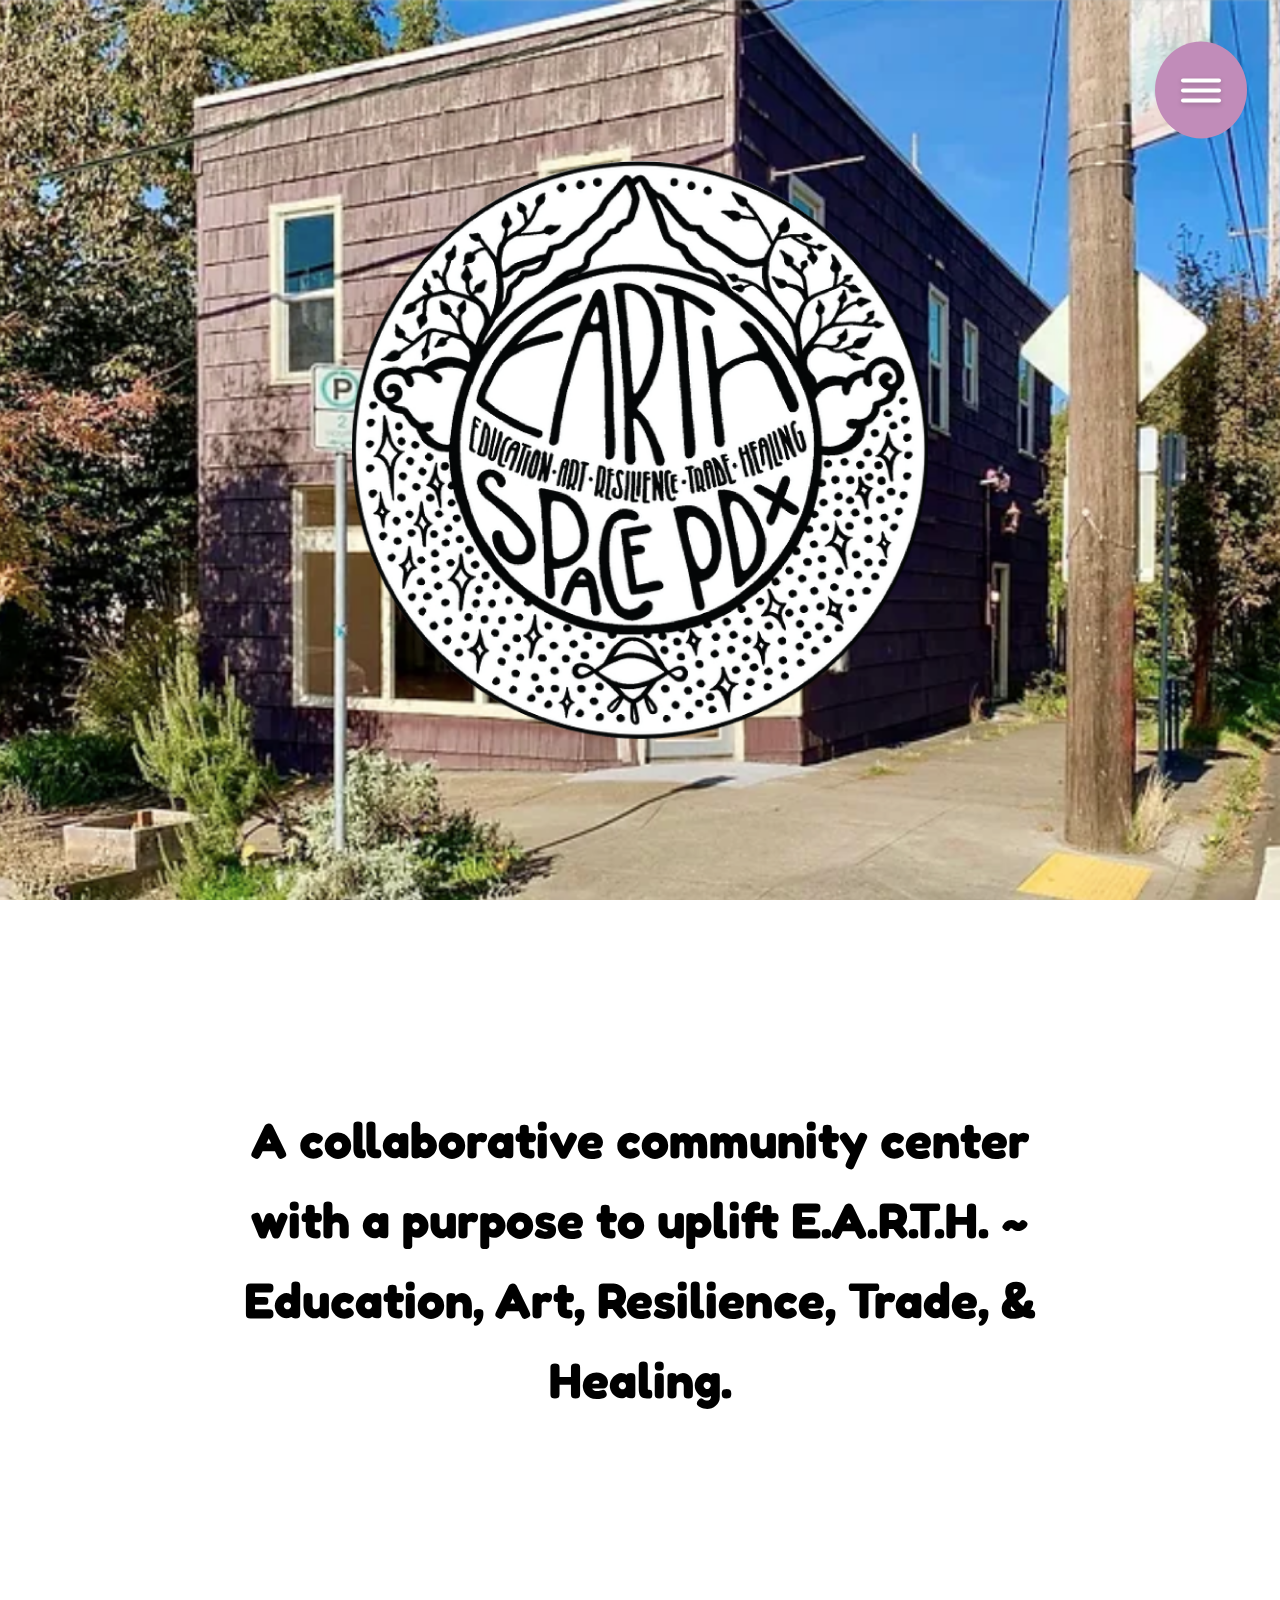
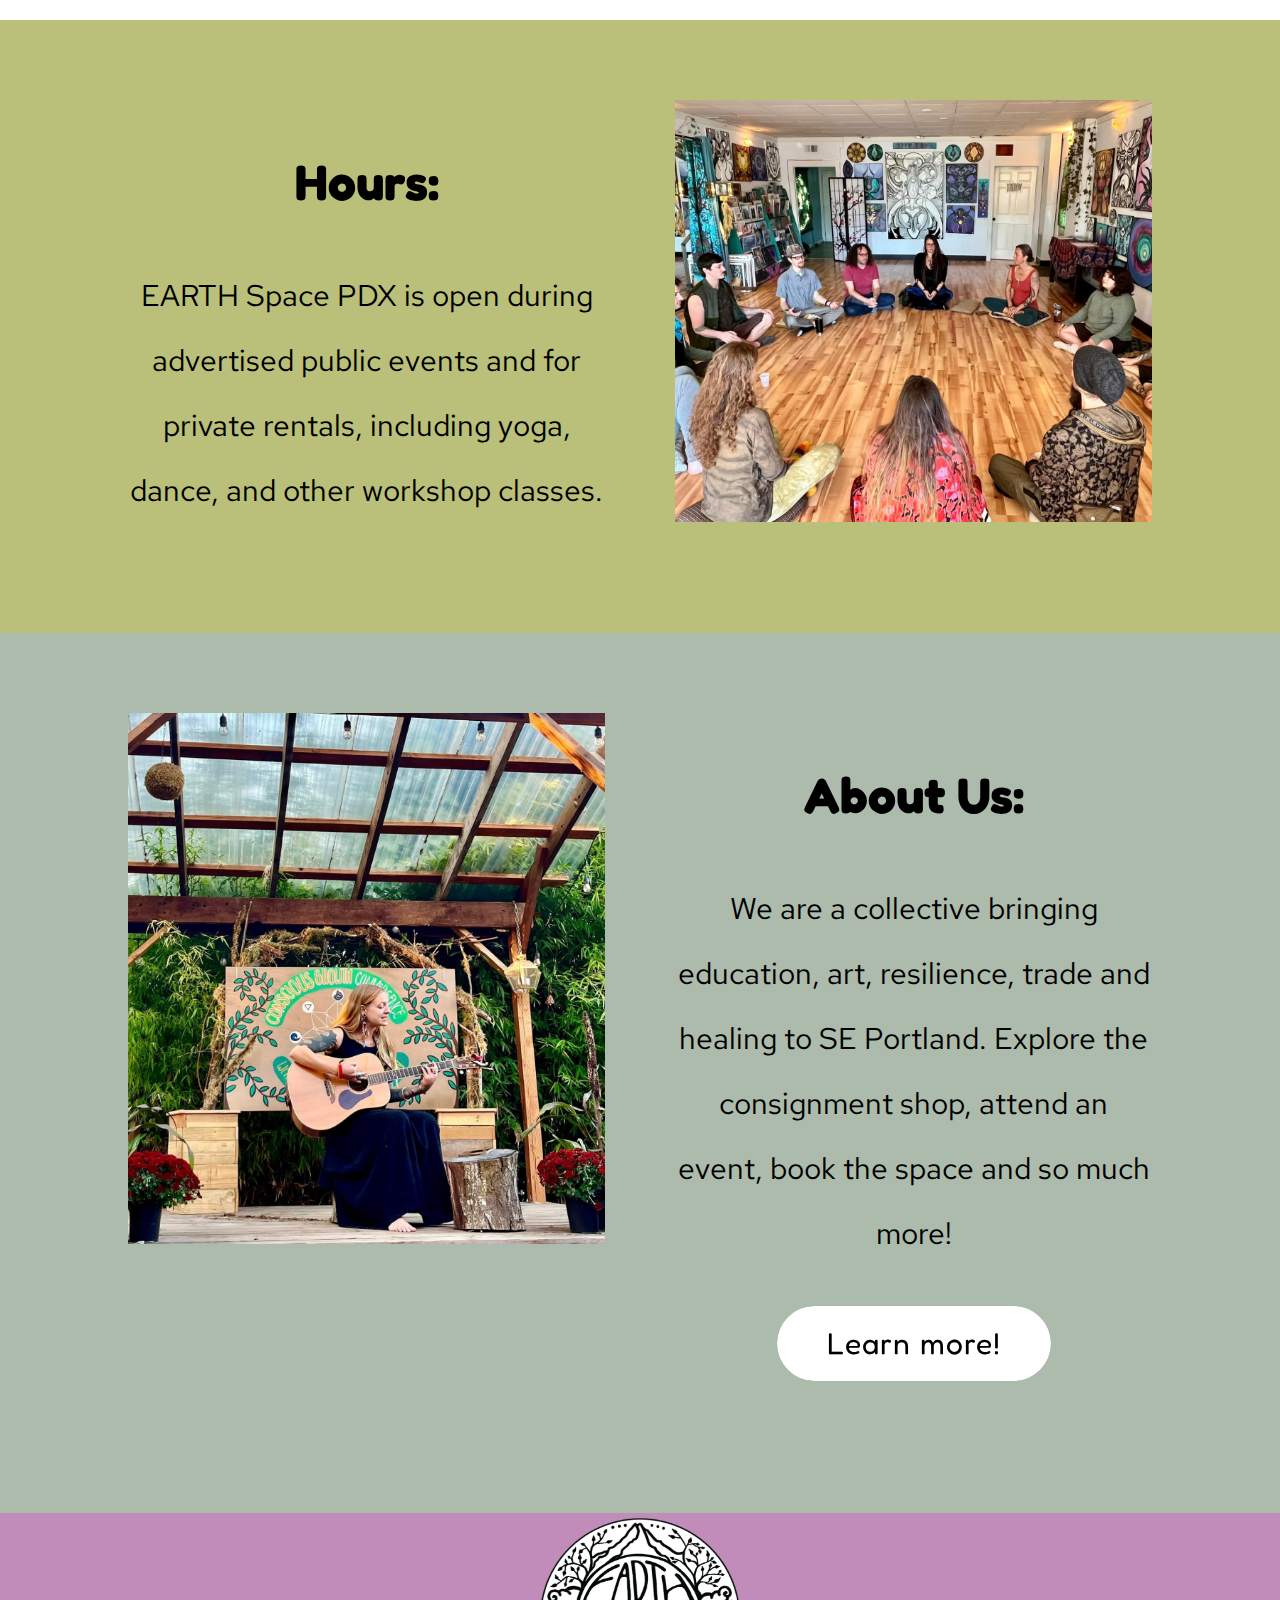
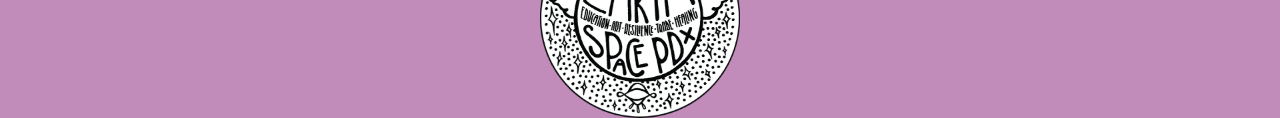
<file: index.html>
<!DOCTYPE html>
<html lang="en">
  <head>
    <meta charset="UTF-8" />
    <meta http-equiv="X-UA-Compatible" content="IE=edge" />
    <meta name="viewport" content="width=device-width, initial-scale=1.0" />
    <link rel="stylesheet" href="style.css" />
    <link rel="stylesheet" href="script.js" />
    <title>Earth Space PDX</title>
  </head>
  <body class="homepage">
    <nav class="nav">
      <div class="icon">
        <div class="hamburger"></div>
      </div>
      <div class="menu-mobile">
        <img class="mobile-logo" src="imgs/es-logo.png" />

        <a href="index.html">Home</a>
        <br />
        <a href="page01.html">About Us</a>
        <br />
        <a href="page02.html">Art Openings</a>
        <br />
        <a href="page03.html">Yoga & Dance</a>
        <br />
        <br />

        <section class="infobar">
          <div class="icons">
            <a class="social" href="https://www.instagram.com/earthspacepdx/"><svg xmlns="http://www.w3.org/2000/svg"  width="24" height="24" viewBox="0 0 24 24"><path d="M12 2.163c3.204 0 3.584.012 4.85.07 3.252.148 4.771 1.691 4.919 4.919.058 1.265.069 1.645.069 4.849 0 3.205-.012 3.584-.069 4.849-.149 3.225-1.664 4.771-4.919 4.919-1.266.058-1.644.07-4.85.07-3.204 0-3.584-.012-4.849-.07-3.26-.149-4.771-1.699-4.919-4.92-.058-1.265-.07-1.644-.07-4.849 0-3.204.013-3.583.07-4.849.149-3.227 1.664-4.771 4.919-4.919 1.266-.057 1.645-.069 4.849-.069zm0-2.163c-3.259 0-3.667.014-4.947.072-4.358.2-6.78 2.618-6.98 6.98-.059 1.281-.073 1.689-.073 4.948 0 3.259.014 3.668.072 4.948.2 4.358 2.618 6.78 6.98 6.98 1.281.058 1.689.072 4.948.072 3.259 0 3.668-.014 4.948-.072 4.354-.2 6.782-2.618 6.979-6.98.059-1.28.073-1.689.073-4.948 0-3.259-.014-3.667-.072-4.947-.196-4.354-2.617-6.78-6.979-6.98-1.281-.059-1.69-.073-4.949-.073zm0 5.838c-3.403 0-6.162 2.759-6.162 6.162s2.759 6.163 6.162 6.163 6.162-2.759 6.162-6.163c0-3.403-2.759-6.162-6.162-6.162zm0 10.162c-2.209 0-4-1.79-4-4 0-2.209 1.791-4 4-4s4 1.791 4 4c0 2.21-1.791 4-4 4zm6.406-11.845c-.796 0-1.441.645-1.441 1.44s.645 1.44 1.441 1.44c.795 0 1.439-.645 1.439-1.44s-.644-1.44-1.439-1.44z"/></svg></a>
            <a class="social" href="https://www.facebook.com/earthspacepdx"><svg xmlns="http://www.w3.org/2000/svg" width="24" height="24" viewBox="0 0 24 24"><path d="M19 0h-14c-2.761 0-5 2.239-5 5v14c0 2.761 2.239 5 5 5h14c2.762 0 5-2.239 5-5v-14c0-2.761-2.238-5-5-5zm-3 7h-1.924c-.615 0-1.076.252-1.076.889v1.111h3l-.238 3h-2.762v8h-3v-8h-2v-3h2v-1.923c0-2.022 1.064-3.077 3.461-3.077h2.539v3z"/></svg></a>
            <a class="social" href="https://www.google.com/maps/place/Earth+Space+PDX/@45.493491,-122.6191326,17z/data=!3m1!4b1!4m5!3m4!1s0x0:0xe620a94140a27a57!8m2!3d45.4934792!4d-122.6191064"><svg xmlns="http://www.w3.org/2000/svg" width="24" height="24" viewBox="0 0 24 24"><path d="M12 0c-4.198 0-8 3.403-8 7.602 0 6.243 6.377 6.903 8 16.398 1.623-9.495 8-10.155 8-16.398 0-4.199-3.801-7.602-8-7.602zm0 11c-1.657 0-3-1.343-3-3s1.342-3 3-3 3 1.343 3 3-1.343 3-3 3z"/></svg></a>
          </div>
        </section>
      </div>
    </nav>

    <div class="home-bldg">
      <img src="imgs/es-logo.png" class="logo" />
    </div>

    <h2 class="post-hero">A collaborative community center with a purpose to uplift E.A.R.T.H. ~ Education, Art, Resilience, Trade, & Healing.</h2>

    <section class="hours">
      <article class="two-column">
        <div class="text-content text-left">
          <div>
            <h2>Hours:</h2>
            <p>EARTH Space PDX is open during advertised public events and for private rentals, including yoga, dance, and other workshop classes.</p>
          </div>
        </div>
        <div class="img-content img-right">
          <img src="imgs/es-meditation.png" />
        </div>
      </article>
    </section>

    <section class="about">
      <article class="two-column">
        <div class="img-content img-left">
          <img src="imgs/es-performane.png" />
        </div>
        <div class="text-content text-right">
          <div>
            <h2>About Us:</h2>
            <p>We are a collective bringing education, art, resilience, trade and healing to SE Portland. Explore the consignment shop, attend an event, book the space and so much more!</p>
            <p><a href="./page01.html" button class="btn-2"><span class="purple-damnit">Learn more!</span></a></p>
          </div>
        </div>
      </article>
    </section>

    <section class="endbar">
      <div class="bottomlogo">
        <img src="imgs/es-logo.png" />
      </div>
    </section>

    <script src="https://ajax.googleapis.com/ajax/libs/jquery/3.3.1/jquery.min.js"></script>
    <script type="text/javascript" src="script.js"></script>
  </body>
</html>
</file>
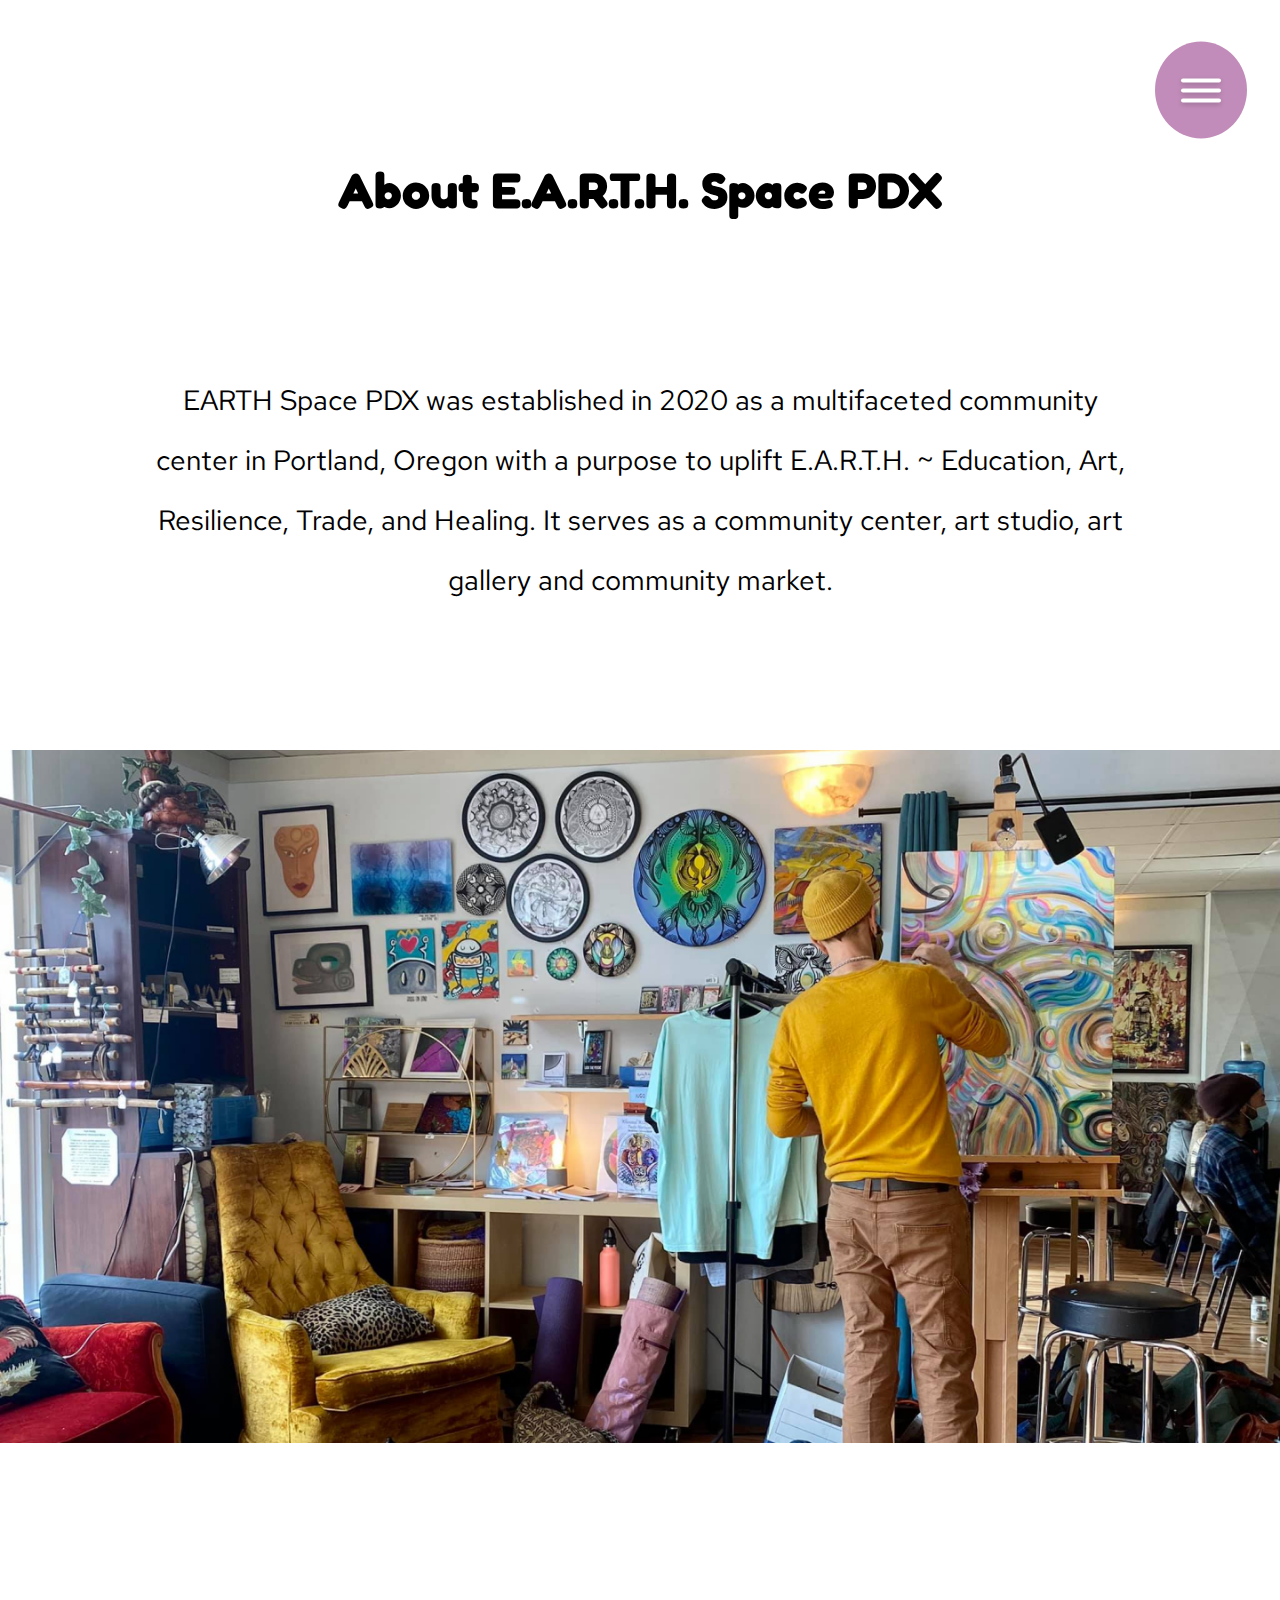
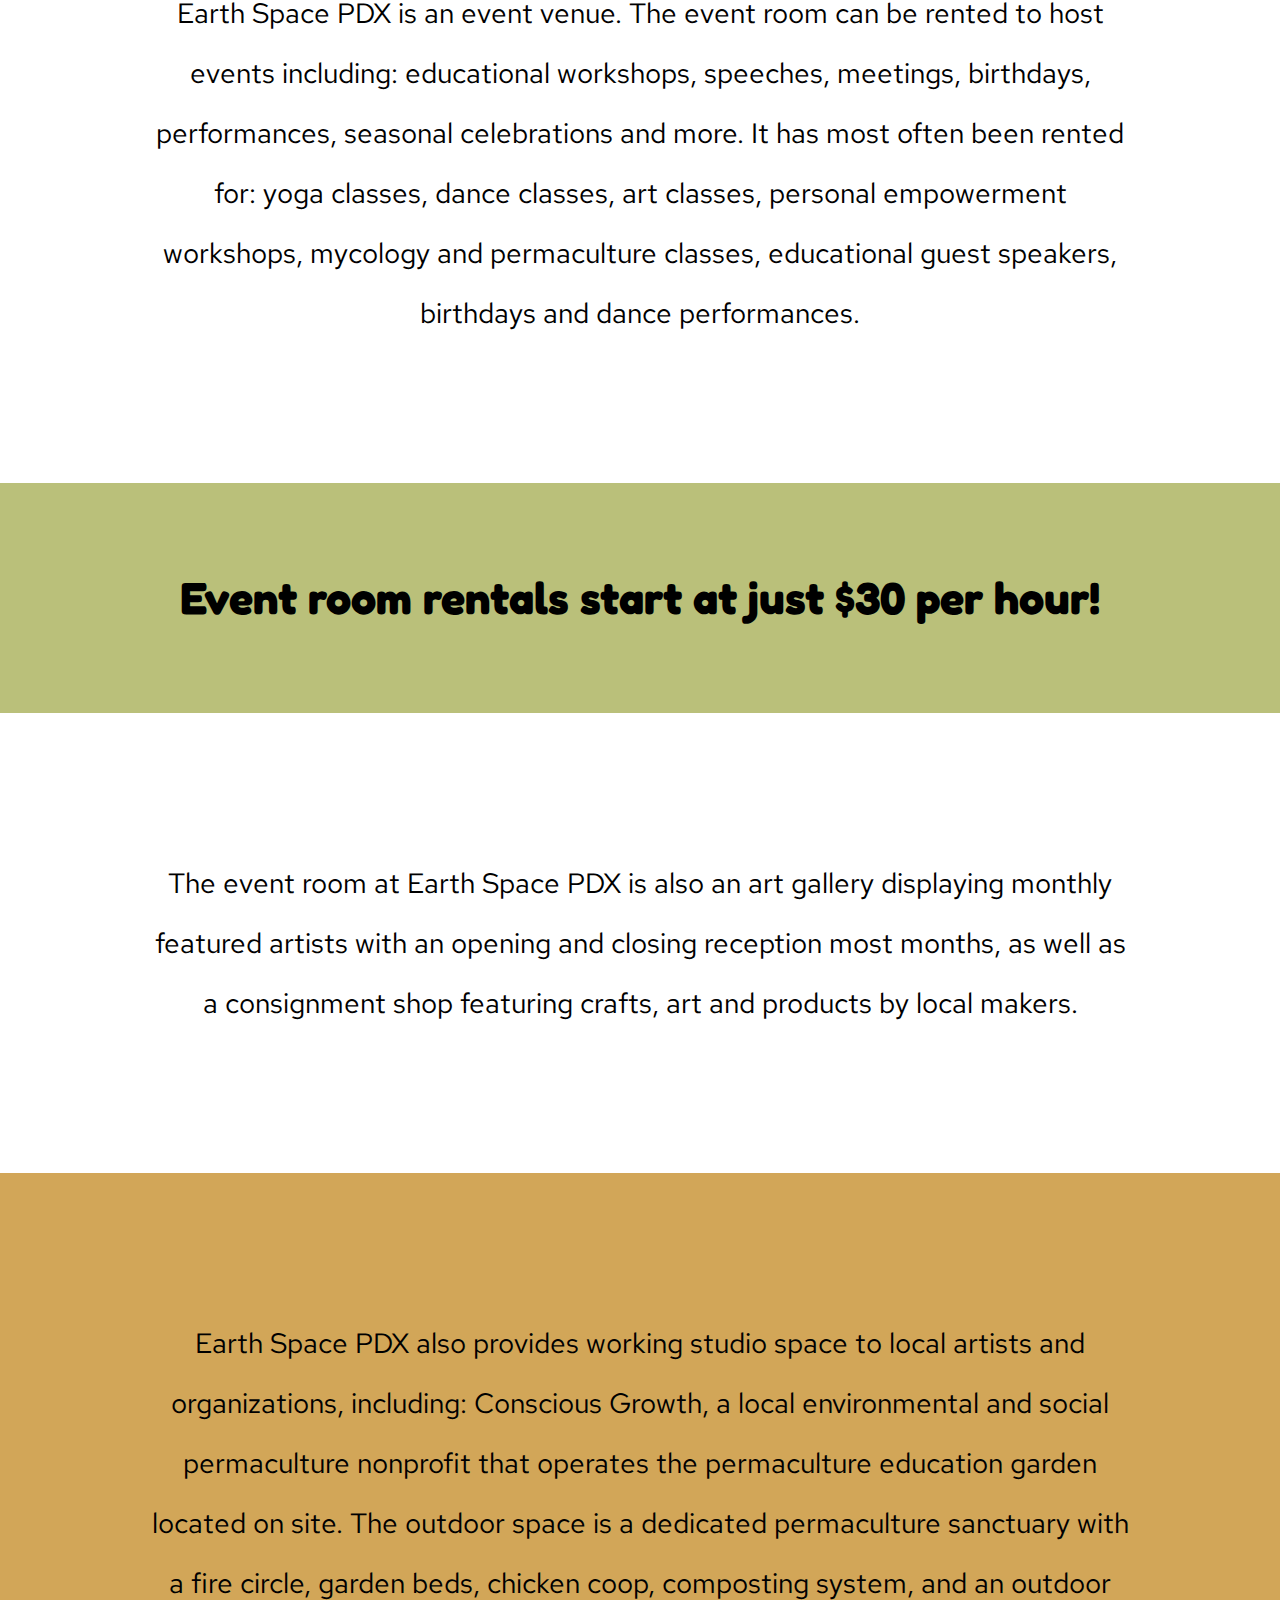
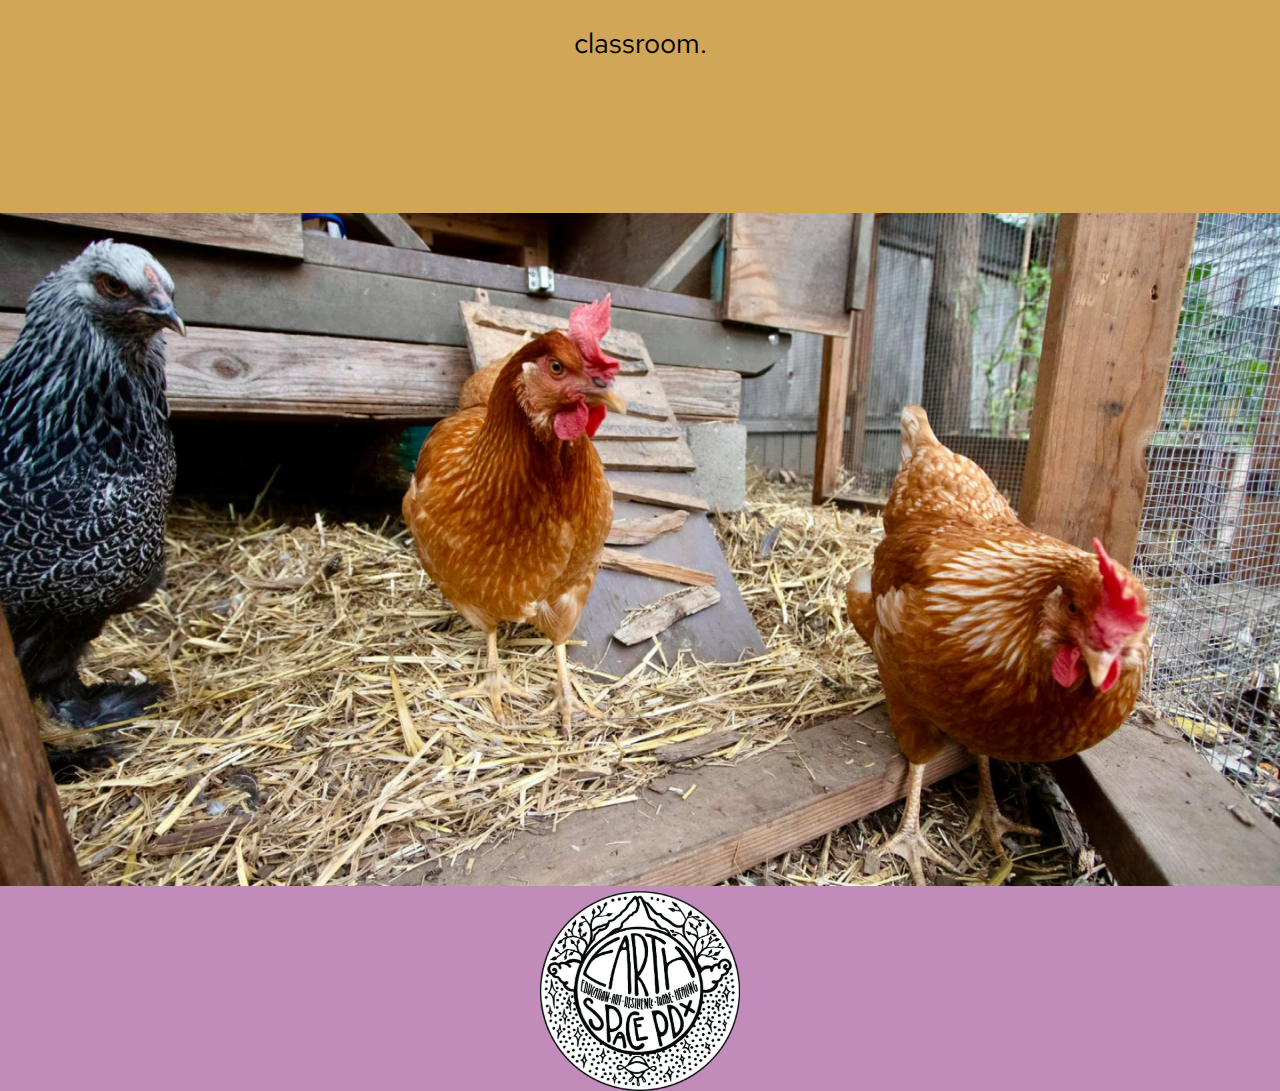
<file: page01.html>
<!DOCTYPE html>
<html lang="en">
  <head>
    <meta charset="UTF-8" />
    <meta http-equiv="X-UA-Compatible" content="IE=edge" />
    <meta name="viewport" content="width=device-width, initial-scale=1.0" />
    <link rel="stylesheet" href="style.css" />
    <link rel="stylesheet" type="text/css" href="slick/slick.css" />
    <link rel="stylesheet" type="text/css" href="slick/slick-theme.css" />
    <link rel="stylesheet" href="script.js" />
    <title>Earth Space PDX</title>
  </head>
  <body class="aboutpage">
    <nav class="nav">
      <div class="icon">
        <div class="hamburger"></div>
      </div>
      <div class="menu-mobile">
        <img class="mobile-logo" src="imgs/es-logo.png" />

        <a href="index.html">Home</a>
        <br />
        <a href="page01.html">About Us</a>
        <br />
        <a href="page02.html">Art Openings</a>
        <br />
        <a href="page03.html">Yoga & Dance</a>
        <br />
        <br />

        <section class="infobar">
          <div class="icons">
            <a class="social" href="https://www.instagram.com/earthspacepdx/"
              ><svg xmlns="http://www.w3.org/2000/svg" width="24" height="24" viewBox="0 0 24 24"><path d="M12 2.163c3.204 0 3.584.012 4.85.07 3.252.148 4.771 1.691 4.919 4.919.058 1.265.069 1.645.069 4.849 0 3.205-.012 3.584-.069 4.849-.149 3.225-1.664 4.771-4.919 4.919-1.266.058-1.644.07-4.85.07-3.204 0-3.584-.012-4.849-.07-3.26-.149-4.771-1.699-4.919-4.92-.058-1.265-.07-1.644-.07-4.849 0-3.204.013-3.583.07-4.849.149-3.227 1.664-4.771 4.919-4.919 1.266-.057 1.645-.069 4.849-.069zm0-2.163c-3.259 0-3.667.014-4.947.072-4.358.2-6.78 2.618-6.98 6.98-.059 1.281-.073 1.689-.073 4.948 0 3.259.014 3.668.072 4.948.2 4.358 2.618 6.78 6.98 6.98 1.281.058 1.689.072 4.948.072 3.259 0 3.668-.014 4.948-.072 4.354-.2 6.782-2.618 6.979-6.98.059-1.28.073-1.689.073-4.948 0-3.259-.014-3.667-.072-4.947-.196-4.354-2.617-6.78-6.979-6.98-1.281-.059-1.69-.073-4.949-.073zm0 5.838c-3.403 0-6.162 2.759-6.162 6.162s2.759 6.163 6.162 6.163 6.162-2.759 6.162-6.163c0-3.403-2.759-6.162-6.162-6.162zm0 10.162c-2.209 0-4-1.79-4-4 0-2.209 1.791-4 4-4s4 1.791 4 4c0 2.21-1.791 4-4 4zm6.406-11.845c-.796 0-1.441.645-1.441 1.44s.645 1.44 1.441 1.44c.795 0 1.439-.645 1.439-1.44s-.644-1.44-1.439-1.44z" /></svg
            ></a>
            <a class="social" href="https://www.facebook.com/earthspacepdx"
              ><svg xmlns="http://www.w3.org/2000/svg" width="24" height="24" viewBox="0 0 24 24"><path d="M19 0h-14c-2.761 0-5 2.239-5 5v14c0 2.761 2.239 5 5 5h14c2.762 0 5-2.239 5-5v-14c0-2.761-2.238-5-5-5zm-3 7h-1.924c-.615 0-1.076.252-1.076.889v1.111h3l-.238 3h-2.762v8h-3v-8h-2v-3h2v-1.923c0-2.022 1.064-3.077 3.461-3.077h2.539v3z" /></svg
            ></a>
            <a class="social" href="https://www.google.com/maps/place/Earth+Space+PDX/@45.493491,-122.6191326,17z/data=!3m1!4b1!4m5!3m4!1s0x0:0xe620a94140a27a57!8m2!3d45.4934792!4d-122.6191064"
              ><svg xmlns="http://www.w3.org/2000/svg" width="24" height="24" viewBox="0 0 24 24"><path d="M12 0c-4.198 0-8 3.403-8 7.602 0 6.243 6.377 6.903 8 16.398 1.623-9.495 8-10.155 8-16.398 0-4.199-3.801-7.602-8-7.602zm0 11c-1.657 0-3-1.343-3-3s1.342-3 3-3 3 1.343 3 3-1.343 3-3 3z" /></svg
            ></a>
          </div>
        </section>
      </div>
    </nav>

    <h2 class="post-hero">About E.A.R.T.H. Space PDX</h2>

    <p class="large-body">EARTH Space PDX was established in 2020 as a multifaceted community center in Portland, Oregon with a purpose to uplift E.A.R.T.H. ~ Education, Art, Resilience, Trade, and Healing. It serves as a community center, art studio, art gallery and community market.</p>

    <div class="slider single-slide">
      <div class="slide-content">
        <img src="imgs/es-painting2.png" />
      </div>
      <div class="slide-content">
        <img src="imgs/es-outdoorgroup.png" />
      </div>
      <div class="slide-content">
        <img src="imgs/es-yogagroup.png" />
      </div>
    </div>

    <!-- <div class="slideshow-container">
      <div class="mySlides fade">
        <img src="imgs/es-painting2.png" style="width: 100%" />
      </div>

      <div class="mySlides fade">
        <img src="imgs/es-outdoorgroup.png" style="width: 100%" />
      </div>

      <div class="mySlides fade">
        <img src="imgs/es-yogagroup.png" style="width: 100%" />
      </div>
    </div> -->

    <p class="large-body">Earth Space PDX is an event venue. The event room can be rented to host events including: educational workshops, speeches, meetings, birthdays, performances, seasonal celebrations and more. It has most often been rented for: yoga classes, dance classes, art classes, personal empowerment workshops, mycology and permaculture classes, educational guest speakers, birthdays and dance performances.</p>

    <section class="pricebar">
      <div>
        <h6>Event room rentals start at just $30 per hour!</h6>
      </div>
    </section>

    <p class="large-body">The event room at Earth Space PDX is also an art gallery displaying monthly featured artists with an opening and closing reception most months, as well as a consignment shop featuring crafts, art and products by local makers.</p>

    <section class="chickenbar">
      <div>
        <p class="large-body">Earth Space PDX also provides working studio space to local artists and organizations, including: Conscious Growth, a local environmental and social permaculture nonprofit that operates the permaculture education garden located on site. The outdoor space is a dedicated permaculture sanctuary with a fire circle, garden beds, chicken coop, composting system, and an outdoor classroom.</p>
      </div>
    </section>

    <section class="chicken-img">
      <img src="imgs/es-chickens.png" />
    </section>

    <section class="endbar">
      <div class="bottomlogo">
        <img src="imgs/es-logo.png" />
      </div>
    </section>

    <script src="https://code.jquery.com/jquery-3.5.1.min.js" integrity="sha256-9/aliU8dGd2tb6OSsuzixeV4y/faTqgFtohetphbbj0=" crossorigin="anonymous"></script>
    <script type="text/javascript" src="slick/slick.min.js"></script>
    <script src="script.js"></script>
    <script>
      $(function () {
        // Your Code from here on down. Don't delete that line above!

        // code for single slider carousel
        $('.single-slide').slick({
          slidesToShow: 1,
          slidesToScroll: 1,
          autoplay: true,
          autoplaySpeed: 1500,
          infinite: true,
          dots: false,
          draggable: true
        })
      })
    </script>
    <!-- <script>
      let slideIndex = 0
      showSlides()

      function showSlides() {
        let i
        let slides = document.getElementsByClassName('mySlides')[0]
        let dots = document.getElementsByClassName('dot')[0]
        for (i = 0; i < slides.length; i++) {
          slides[i].style.display = 'none'
        }
        slideIndex++
        if (slideIndex > slides.length) {
          slideIndex = 1
        }
        for (i = 0; i < dots.length; i++) {
          dots[i].className = dots[i].className.replace(' active', '')
        }
        slides[slideIndex - 1].style.display = 'block'
        dots[slideIndex - 1].className += ' active'
        setTimeout(showSlides, 2000) // Change image every 2 seconds
      }
    </script> -->
  </body>
</html>
</file>
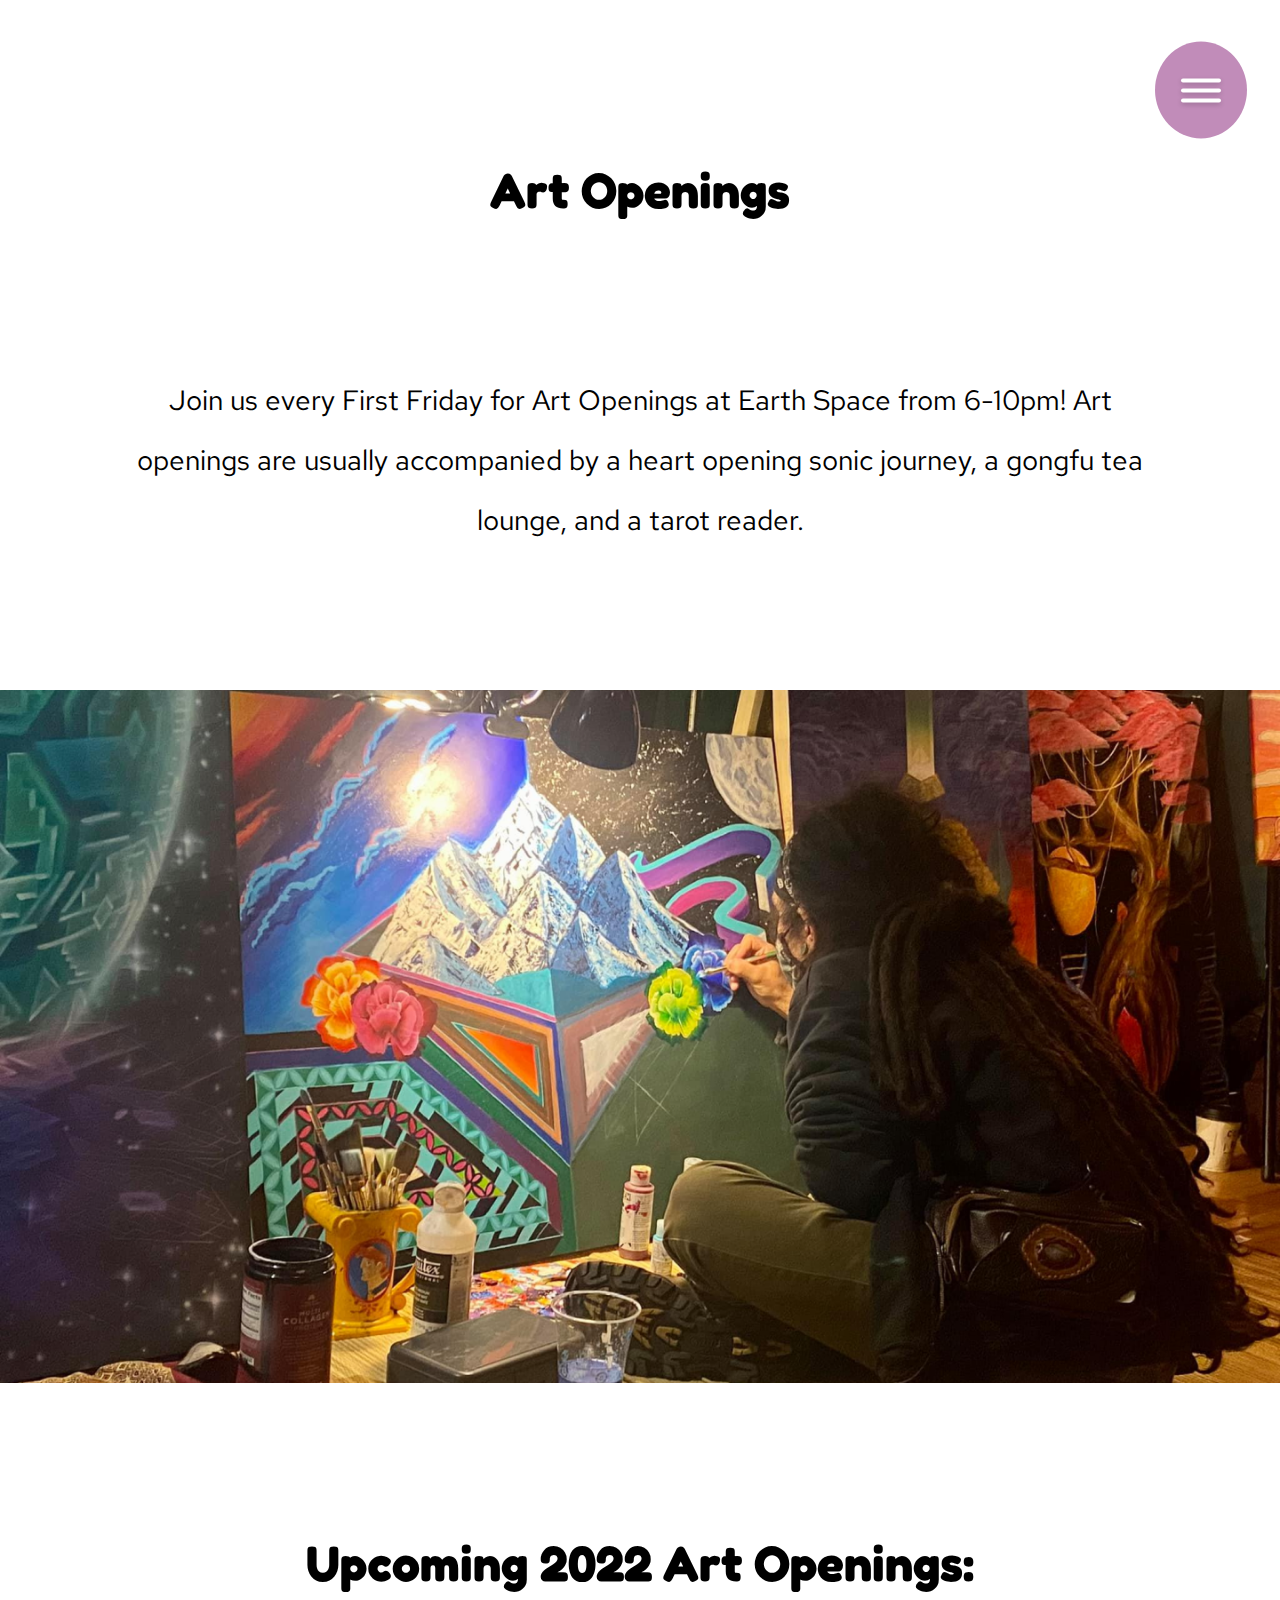
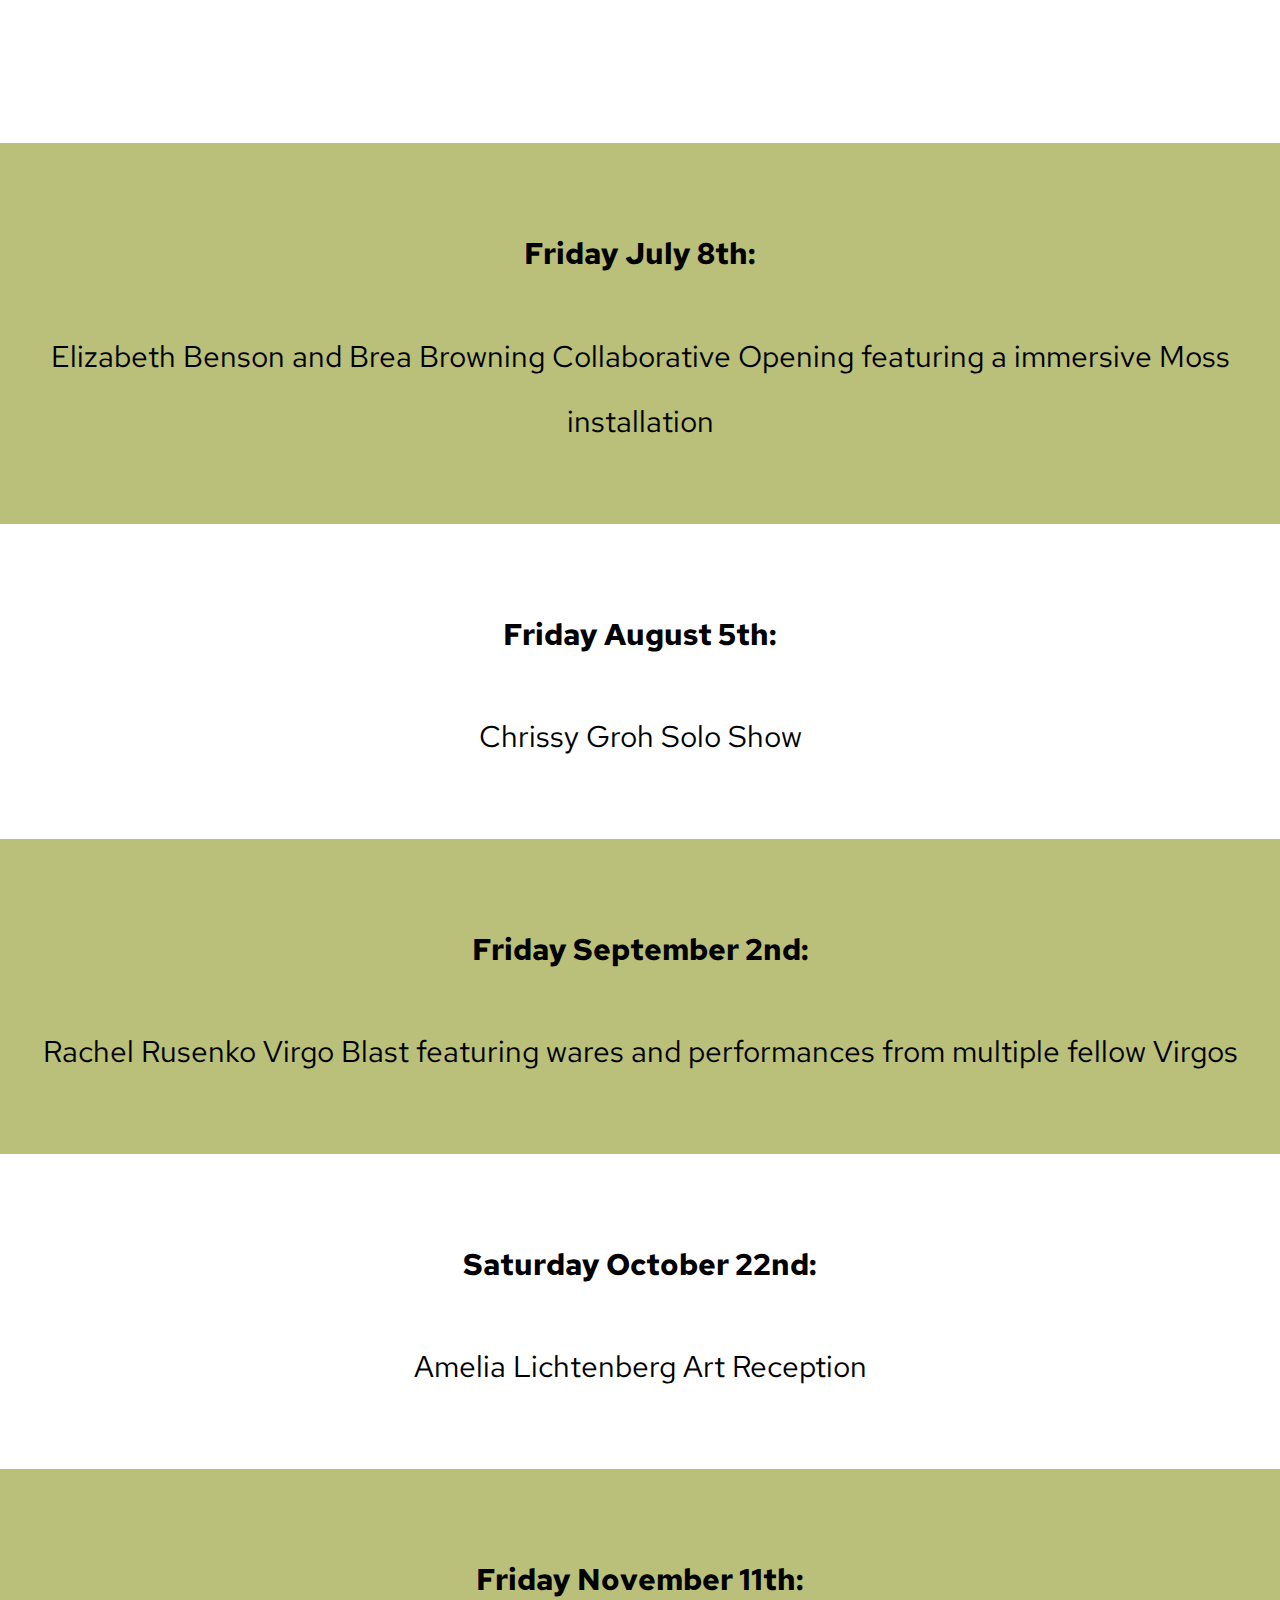
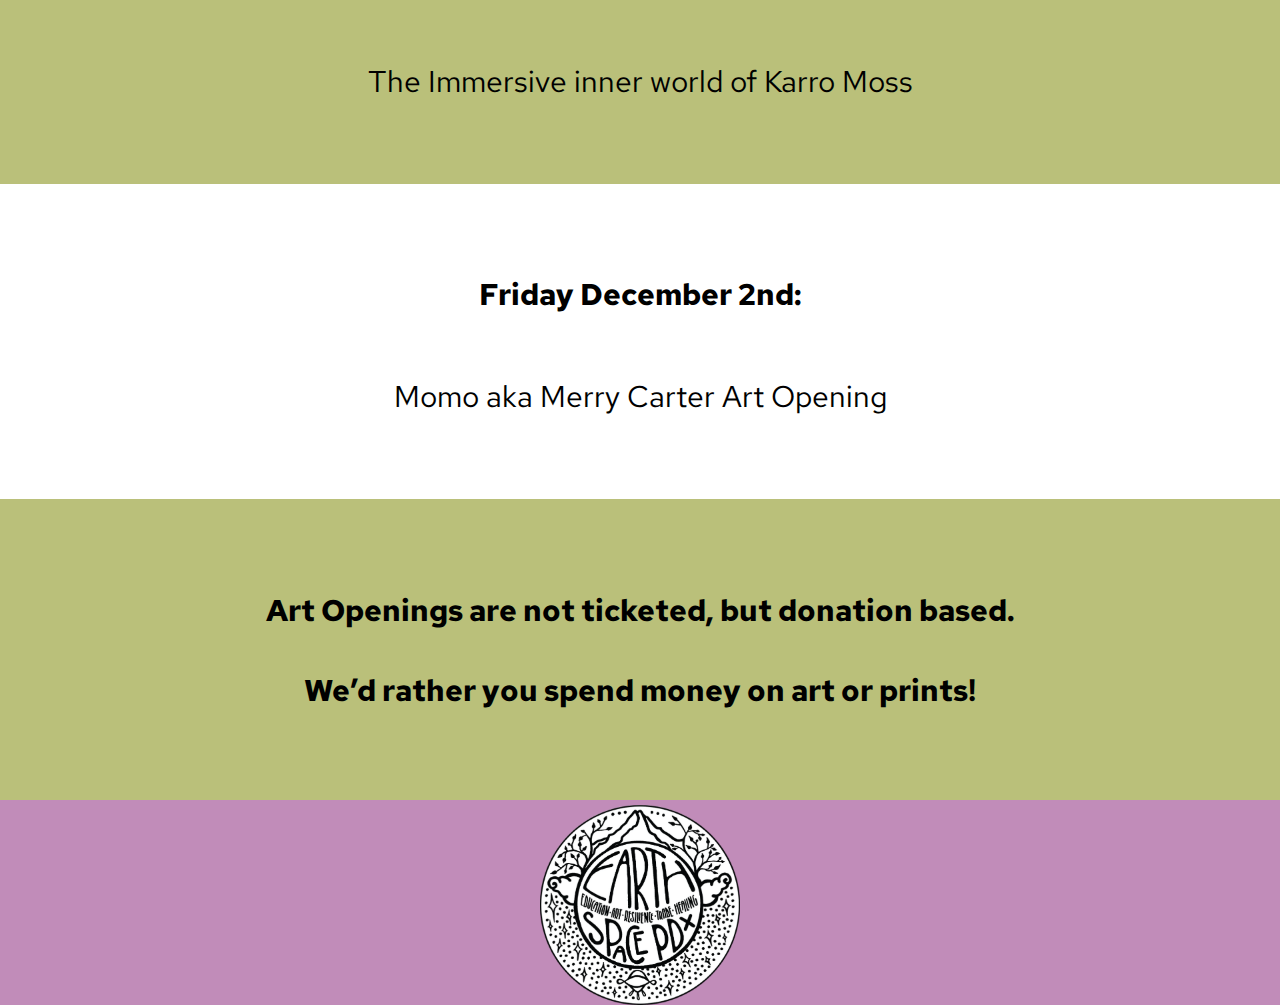
<file: page02.html>
<!DOCTYPE html>
<html lang="en">
  <head>
    <meta charset="UTF-8" />
    <meta http-equiv="X-UA-Compatible" content="IE=edge" />
    <meta name="viewport" content="width=device-width, initial-scale=1.0" />
    <link rel="stylesheet" href="style.css" />
    <link rel="stylesheet" href="script.js" />
    <title>Earth Space PDX</title>
  </head>
  <body class="artpage">
    <nav class="nav">
      <div class="icon">
        <div class="hamburger"></div>
      </div>
      <div class="menu-mobile">
        <img class="mobile-logo" src="imgs/es-logo.png" />

        <a href="index.html">Home</a>
        <br />
        <a href="page01.html">About Us</a>
        <br />
        <a href="page02.html">Art Openings</a>
        <br />
        <a href="page03.html">Yoga & Dance</a>
        <br />
        <br />

        <section class="infobar">
          <div class="icons">
            <a class="social" href="https://www.instagram.com/earthspacepdx/"><svg xmlns="http://www.w3.org/2000/svg"  width="24" height="24" viewBox="0 0 24 24"><path d="M12 2.163c3.204 0 3.584.012 4.85.07 3.252.148 4.771 1.691 4.919 4.919.058 1.265.069 1.645.069 4.849 0 3.205-.012 3.584-.069 4.849-.149 3.225-1.664 4.771-4.919 4.919-1.266.058-1.644.07-4.85.07-3.204 0-3.584-.012-4.849-.07-3.26-.149-4.771-1.699-4.919-4.92-.058-1.265-.07-1.644-.07-4.849 0-3.204.013-3.583.07-4.849.149-3.227 1.664-4.771 4.919-4.919 1.266-.057 1.645-.069 4.849-.069zm0-2.163c-3.259 0-3.667.014-4.947.072-4.358.2-6.78 2.618-6.98 6.98-.059 1.281-.073 1.689-.073 4.948 0 3.259.014 3.668.072 4.948.2 4.358 2.618 6.78 6.98 6.98 1.281.058 1.689.072 4.948.072 3.259 0 3.668-.014 4.948-.072 4.354-.2 6.782-2.618 6.979-6.98.059-1.28.073-1.689.073-4.948 0-3.259-.014-3.667-.072-4.947-.196-4.354-2.617-6.78-6.979-6.98-1.281-.059-1.69-.073-4.949-.073zm0 5.838c-3.403 0-6.162 2.759-6.162 6.162s2.759 6.163 6.162 6.163 6.162-2.759 6.162-6.163c0-3.403-2.759-6.162-6.162-6.162zm0 10.162c-2.209 0-4-1.79-4-4 0-2.209 1.791-4 4-4s4 1.791 4 4c0 2.21-1.791 4-4 4zm6.406-11.845c-.796 0-1.441.645-1.441 1.44s.645 1.44 1.441 1.44c.795 0 1.439-.645 1.439-1.44s-.644-1.44-1.439-1.44z"/></svg></a>
            <a class="social" href="https://www.facebook.com/earthspacepdx"><svg xmlns="http://www.w3.org/2000/svg" width="24" height="24" viewBox="0 0 24 24"><path d="M19 0h-14c-2.761 0-5 2.239-5 5v14c0 2.761 2.239 5 5 5h14c2.762 0 5-2.239 5-5v-14c0-2.761-2.238-5-5-5zm-3 7h-1.924c-.615 0-1.076.252-1.076.889v1.111h3l-.238 3h-2.762v8h-3v-8h-2v-3h2v-1.923c0-2.022 1.064-3.077 3.461-3.077h2.539v3z"/></svg></a>
            <a class="social" href="https://www.google.com/maps/place/Earth+Space+PDX/@45.493491,-122.6191326,17z/data=!3m1!4b1!4m5!3m4!1s0x0:0xe620a94140a27a57!8m2!3d45.4934792!4d-122.6191064"><svg xmlns="http://www.w3.org/2000/svg" width="24" height="24" viewBox="0 0 24 24"><path d="M12 0c-4.198 0-8 3.403-8 7.602 0 6.243 6.377 6.903 8 16.398 1.623-9.495 8-10.155 8-16.398 0-4.199-3.801-7.602-8-7.602zm0 11c-1.657 0-3-1.343-3-3s1.342-3 3-3 3 1.343 3 3-1.343 3-3 3z"/></svg></a>
          </div>
        </section>
      </div>
    </nav>

    <h2 class="post-hero">Art Openings</h2>

    <p class="large-body">Join us every First Friday for Art Openings at Earth Space from 6-10pm! Art openings are usually accompanied by a heart opening sonic journey, a gongfu tea lounge, and a tarot reader.</p>

    <img src="imgs/es-upclose-painting.png" />

    <h2 class="post-hero2">Upcoming 2022 Art Openings:</h2>

    <section class="eventbar eventbar-green">
      <div>
        <h5>Friday July 8th:</h5>
        <p>Elizabeth Benson and Brea Browning Collaborative Opening featuring a immersive Moss installation</p>
      </div>
    </section>

    <section class="eventbar eventbar-white">
      <div>
        <h5>Friday August 5th:</h5>
        <p>Chrissy Groh Solo Show</p>
      </div>
    </section>

    <section class="eventbar eventbar-green">
      <div>
        <h5>Friday September 2nd:</h5>
        <p>Rachel Rusenko Virgo Blast featuring wares and performances from multiple fellow Virgos</p>
      </div>
    </section>

    <section class="eventbar eventbar-white">
      <div>
        <h5>Saturday October 22nd:</h5>
        <p>Amelia Lichtenberg Art Reception</p>
      </div>
    </section>

    <section class="eventbar eventbar-green">
      <div>
        <h5>Friday November 11th:</h5>
        <p>The Immersive inner world of Karro Moss</p>
      </div>
    </section>

    <section class="eventbar eventbar-white">
      <div>
        <h5>Friday December 2nd:</h5>
        <p>Momo aka Merry Carter Art Opening</p>
      </div>
    </section>

    <section class="eventbar eventbar-green">
      <div>
        <h5>Art Openings are not ticketed, but donation based. 
          <br>
          <br>
          We’d rather you spend money on art or prints!</h5>
      </div>
    </section>

    <section class="endbar">
      <div class="bottomlogo">
        <img src="imgs/es-logo.png" />
      </div>
    </section>

    <script src="https://ajax.googleapis.com/ajax/libs/jquery/3.3.1/jquery.min.js"></script>
    <script type="text/javascript" src="script.js"></script>
  </body>
</html>
</file>
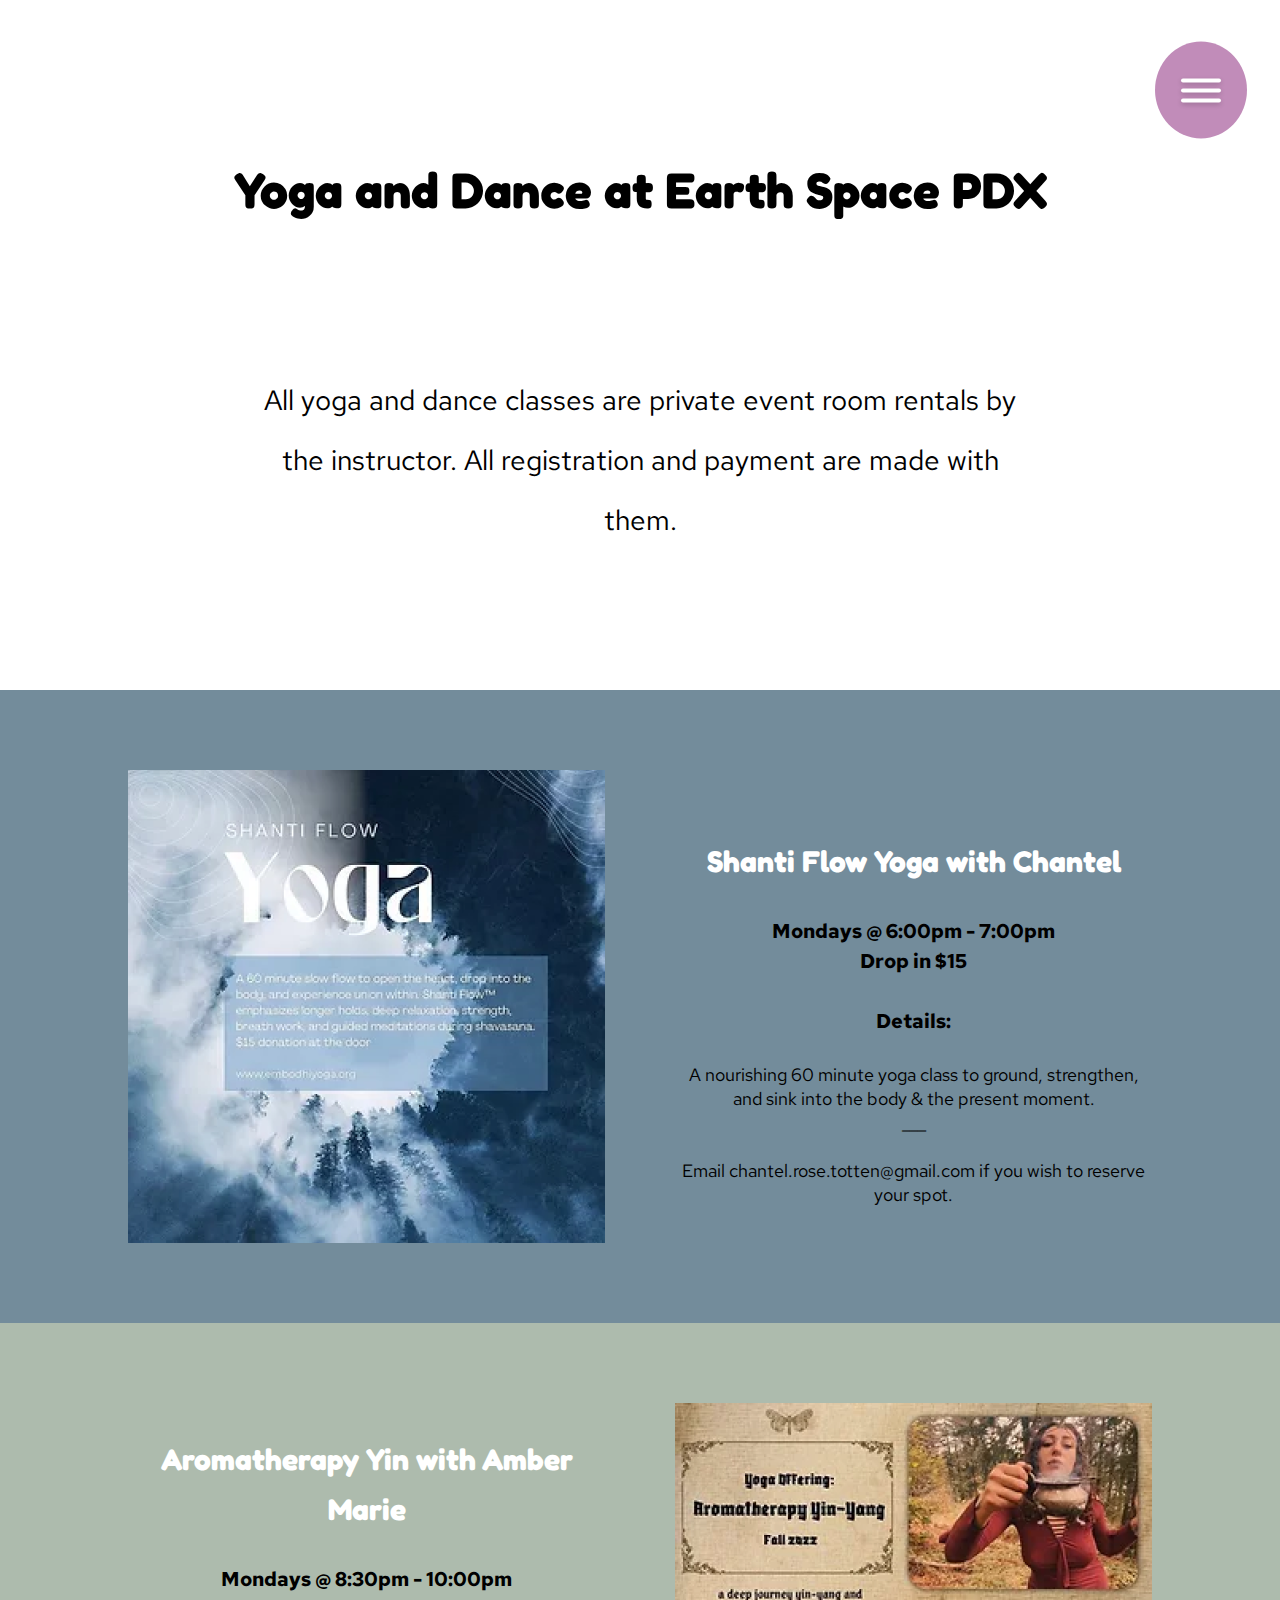
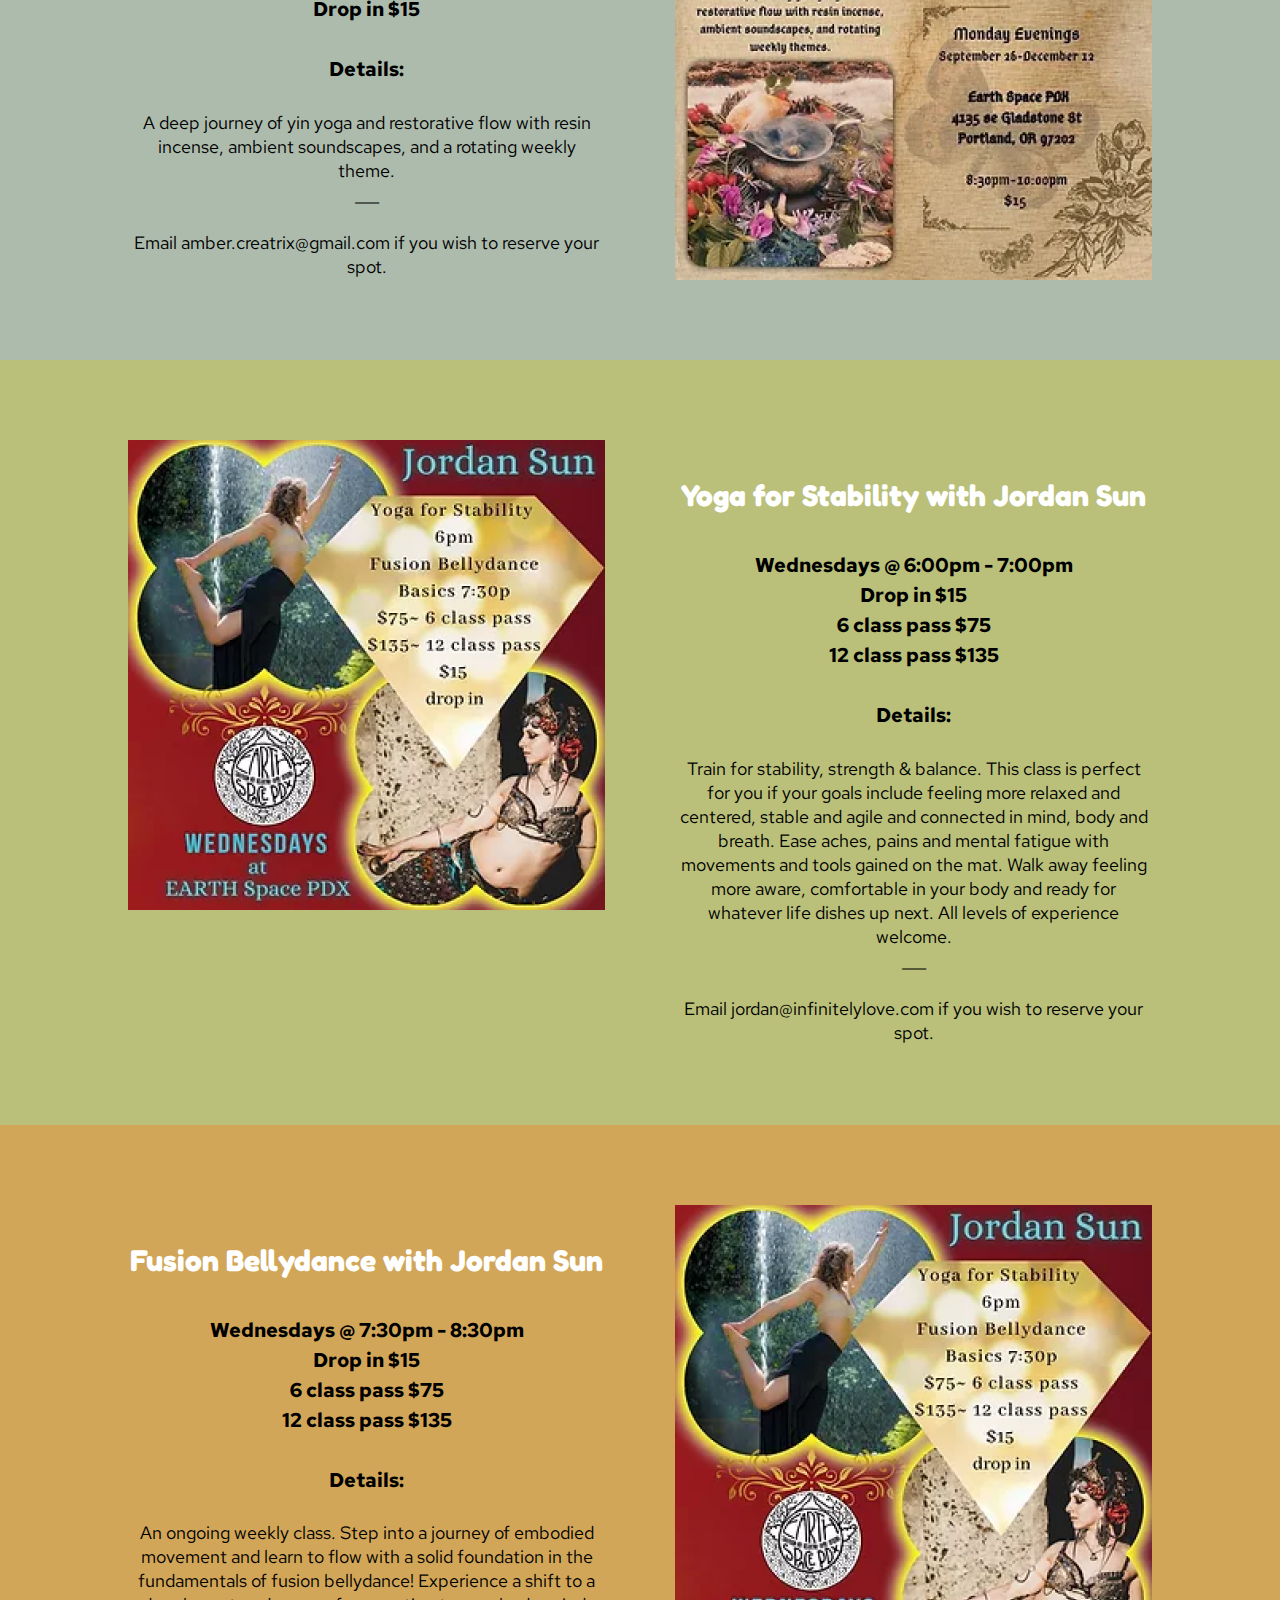
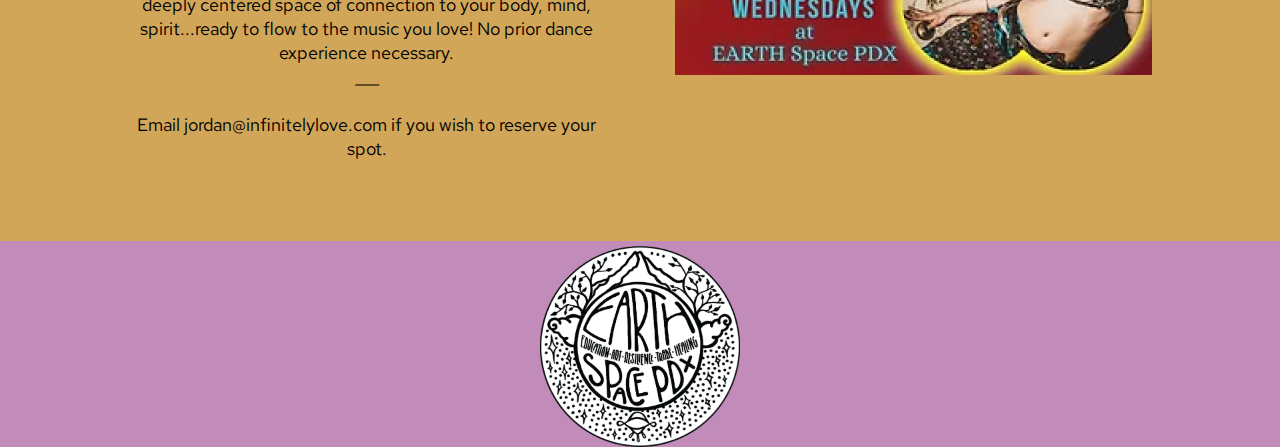
<file: page03.html>
<!DOCTYPE html>
<html lang="en">
  <head>
    <meta charset="UTF-8" />
    <meta http-equiv="X-UA-Compatible" content="IE=edge" />
    <meta name="viewport" content="width=device-width, initial-scale=1.0" />
    <link rel="stylesheet" href="style.css" />
    <link rel="stylesheet" href="script.js" />
    <title>Earth Space PDX</title>
  </head>
  <body class="yogapage">
    <nav class="nav">
      <div class="icon">
        <div class="hamburger"></div>
      </div>
      <div class="menu-mobile">
        <img class="mobile-logo" src="imgs/es-logo.png" />

        <a href="index.html">Home</a>
        <br />
        <a href="page01.html">About Us</a>
        <br />
        <a href="page02.html">Art Openings</a>
        <br />
        <a href="page03.html">Yoga & Dance</a>
        <br />
        <br />

        <section class="infobar">
          <div class="icons">
            <a class="social" href="https://www.instagram.com/earthspacepdx/"><svg xmlns="http://www.w3.org/2000/svg"  width="24" height="24" viewBox="0 0 24 24"><path d="M12 2.163c3.204 0 3.584.012 4.85.07 3.252.148 4.771 1.691 4.919 4.919.058 1.265.069 1.645.069 4.849 0 3.205-.012 3.584-.069 4.849-.149 3.225-1.664 4.771-4.919 4.919-1.266.058-1.644.07-4.85.07-3.204 0-3.584-.012-4.849-.07-3.26-.149-4.771-1.699-4.919-4.92-.058-1.265-.07-1.644-.07-4.849 0-3.204.013-3.583.07-4.849.149-3.227 1.664-4.771 4.919-4.919 1.266-.057 1.645-.069 4.849-.069zm0-2.163c-3.259 0-3.667.014-4.947.072-4.358.2-6.78 2.618-6.98 6.98-.059 1.281-.073 1.689-.073 4.948 0 3.259.014 3.668.072 4.948.2 4.358 2.618 6.78 6.98 6.98 1.281.058 1.689.072 4.948.072 3.259 0 3.668-.014 4.948-.072 4.354-.2 6.782-2.618 6.979-6.98.059-1.28.073-1.689.073-4.948 0-3.259-.014-3.667-.072-4.947-.196-4.354-2.617-6.78-6.979-6.98-1.281-.059-1.69-.073-4.949-.073zm0 5.838c-3.403 0-6.162 2.759-6.162 6.162s2.759 6.163 6.162 6.163 6.162-2.759 6.162-6.163c0-3.403-2.759-6.162-6.162-6.162zm0 10.162c-2.209 0-4-1.79-4-4 0-2.209 1.791-4 4-4s4 1.791 4 4c0 2.21-1.791 4-4 4zm6.406-11.845c-.796 0-1.441.645-1.441 1.44s.645 1.44 1.441 1.44c.795 0 1.439-.645 1.439-1.44s-.644-1.44-1.439-1.44z"/></svg></a>
            <a class="social" href="https://www.facebook.com/earthspacepdx"><svg xmlns="http://www.w3.org/2000/svg" width="24" height="24" viewBox="0 0 24 24"><path d="M19 0h-14c-2.761 0-5 2.239-5 5v14c0 2.761 2.239 5 5 5h14c2.762 0 5-2.239 5-5v-14c0-2.761-2.238-5-5-5zm-3 7h-1.924c-.615 0-1.076.252-1.076.889v1.111h3l-.238 3h-2.762v8h-3v-8h-2v-3h2v-1.923c0-2.022 1.064-3.077 3.461-3.077h2.539v3z"/></svg></a>
            <a class="social" href="https://www.google.com/maps/place/Earth+Space+PDX/@45.493491,-122.6191326,17z/data=!3m1!4b1!4m5!3m4!1s0x0:0xe620a94140a27a57!8m2!3d45.4934792!4d-122.6191064"><svg xmlns="http://www.w3.org/2000/svg" width="24" height="24" viewBox="0 0 24 24"><path d="M12 0c-4.198 0-8 3.403-8 7.602 0 6.243 6.377 6.903 8 16.398 1.623-9.495 8-10.155 8-16.398 0-4.199-3.801-7.602-8-7.602zm0 11c-1.657 0-3-1.343-3-3s1.342-3 3-3 3 1.343 3 3-1.343 3-3 3z"/></svg></a>
          </div>
        </section>
      </div>
    </nav>

    <h2 class="post-hero">
      Yoga and Dance at Earth Space PDX
    </h2>

    <p class="large-body">
      All yoga and dance classes are private event room rentals by the instructor. All registration and payment are made with them.
    </p>

    <section class="yoga-1">
      <article class="two-column">
        <div class="img-content img-left">
          <img src="imgs/yoga-1.png" />
        </div>
        <div class="text-content text-right">
          <div>
            <h3>Shanti Flow Yoga with Chantel</h3>
            <h4>
              Mondays @ 6:00pm - 7:00pm <br>
              Drop in $15<br>
              <br>
              Details:
            </h4>
            <p2>
              A nourishing 60 minute yoga class to ground, strengthen, and sink into the body & the present moment.
            <br>
            ___
            <br>
            <br>
              Email chantel.rose.totten@gmail.com if you wish to reserve your spot.
            </p2>
          </div>
        </div>
      </article>
    </section>

    <section class="yoga-2">
      <article class="two-column">
        <div class="text-content text-left">
          <div>
            <h3>Aromatherapy Yin with Amber Marie</h3>
            <h4>
              Mondays @ 8:30pm - 10:00pm<br>
              Drop in $15<br>
              <br>
              Details:
            </h4>
            <p2>
              A deep journey of yin yoga and restorative flow with resin incense, ambient soundscapes, and a rotating weekly theme.
            <br>
            ___
            <br>
            <br>
              Email amber.creatrix@gmail.com if you wish to reserve your spot.
            </p2>
          </div>
        </div>
        <div class="img-content img-right">
          <img src="imgs/yoga-2.png" />
        </div>
      </article>
    </section>

    <section class="yoga-3">
      <article class="two-column">
        <div class="img-content img-left">
          <img src="imgs/yoga-3.png" />
        </div>
        <div class="text-content text-right">
          <div>
            <h3>Yoga for Stability with Jordan Sun</h3>
            <h4>
              Wednesdays @ 6:00pm - 7:00pm<br>
              Drop in $15<br>
              6 class pass $75<br>
              12 class pass $135<br>
              <br>
              Details:
            </h4>
            <p2>
              Train for stability, strength & balance. This class is perfect for you if your goals include feeling more relaxed and centered, stable and agile and connected in mind, body and breath. Ease aches, pains and mental fatigue with movements and tools gained on the mat. Walk away feeling more aware, comfortable in your body and ready for whatever life dishes up next. All levels of experience welcome.
            <br>
            ___
            <br>
            <br>
            Email jordan@infinitelylove.com if you wish to reserve your spot.
            </p2>
          </div>
        </div>
      </article>
    </section>

    <section class="dance">
      <article class="two-column">
        <div class="text-content text-left">
          <div>
            <h3>Fusion Bellydance with Jordan Sun</h3>
            <h4>
              Wednesdays @ 7:30pm - 8:30pm<br>
              Drop in $15<br>
              6 class pass $75<br>
              12 class pass $135<br>
              <br>
              Details:
            </h4>
            <p2>
              An ongoing weekly class. Step into a journey of embodied movement and learn to flow with a solid foundation in the fundamentals of fusion bellydance! Experience a shift to a deeply centered space of connection to your body, mind, spirit...ready to flow to the music you love! No prior dance experience necessary.
            <br>
            ___
            <br>
            <br>
            Email jordan@infinitelylove.com if you wish to reserve your spot.
            </p2>
          </div>
        </div>
        <div class="img-content img-right">
          <img src="imgs/yoga-3.png" />
        </div>
      </article>
    </section>
   
    <section class="endbar">
      <div class="bottomlogo">
        <img src="imgs/es-logo.png" />
      </div>
  </section>

  <script src="https://ajax.googleapis.com/ajax/libs/jquery/3.3.1/jquery.min.js"></script>
  <script type="text/javascript" src="script.js"></script>
</body>
</html>
</file>
<file: style.css>
@import url('https://fonts.googleapis.com/css2?family=Fredoka&family=Red+Hat+Text:wght@400;600&display=swap');

/*
font-family: 'Fredoka', sans-serif;
font-family: 'Red Hat Text', sans-serif;

colors:
 black / white 
 purple : #C18CB9
 green : #BAC07A
 yellow : #D2A658
 light sage ; #ADBBAD
 gray blue : #738C9B
*/
*,
*:before,
*:after {
  box-sizing: unset;
}
body {
  margin: 0;
  text-align: center;
}

.nav {
  display: block;
  position: fixed;
  top: 0px;
  left: 0px;
  width: 100%;
  z-index: 900;
}

.icon {
  position: fixed;
  cursor: pointer;
  top: 10%;
  right: -1%;
  width: 40px;
  height: 45px;
  transform: translate(-50%, -50%);
  display: block;
  z-index: 1000;
  background: #c18cb9;
  padding: 26px;
  border-radius: 50%;
}

.hamburger {
  width: 40px;
  height: 4px;
  line-height: 70px;
  background: #fff;
  border-radius: 5px;
  position: absolute;
  top: 50%;
  left: 50%;
  transform: translate(-50%, -50%);
  box-shadow: 0 2px 5px rgba(0, 0, 0, 0.2);
  transition: 0.5s;
}

.hamburger:before,
.hamburger:after {
  content: '';
  position: absolute;
  top: 50%;
  left: 0%;
  width: 40px;
  height: 4px;
  background: #fff;
  border-radius: 5px;
  box-shadow: 0 2px 5px rgba(0, 0, 0, 0.2);
  transition: 0.5s;
}

.hamburger:before {
  top: -10px;
}

.hamburger:after {
  top: 10px;
}

.icon.active .hamburger {
  background: rgba(0, 0, 0, 0);
  box-shadow: 0 2px 5px rgba(0, 0, 0, 0);
}

.icon.active .hamburger:before {
  top: 0;
  transform: rotate(45deg);
}

.icon.active .hamburger:after {
  top: 0;
  transform: rotate(135deg);
}

.menu-mobile {
  background-color: #c18cb9;
  height: 80vh;
  position: fixed;
  width: 100%;
  z-index: 999;
  padding-top: 80px;
  font-family: 'Fredoka', cursive;
  text-align: center;
  font-size: 40px;
  line-height: 30px;
  color: white;
  justify-content: space-around;
}
.menu-mobile .mobile-logo {
  width: 200px;
  margin-bottom: 3%;
}

.infobar {
  margin-top: -1px;
  margin-bottom: 0;
  background-color: #bac07a;
  padding: 20px;
  color: black;
  height: 20vh;
}
.infobar a.social {
  display: inline-block;
}
.icons {
  margin-bottom: 1%;
}

.menu-mobile,
.menu-mobile a {
  display: flex;
  flex-direction: column;
  justify-content: space-evenly;
}
.menu-mobile a {
  clear: right;
  text-decoration: none;
  color: #fff;
  height: 50px;
  line-height: 50px;
}
.menu-mobile a:hover {
  color: black;
}

.menu-mobile {
  display: none;
}

/* post-menu page code */

/* slider styles start here */
.slider {
  width: 100vw;
  margin: 0 auto;
}

.slide-content,
.slick-initialized .slick-slide {
  display: flex;
}
.slide-content .img-content {
  flex: 100%;
}

.slide-content img {
  width: 100%;
}
.slick-prev:before,
.slick-next:before {
  color: #333;
}
/* slider styles end here */

/* Type formats */

h2 {
  font-family: 'Fredoka', cursive;
  font-size: 50px;
  line-height: 80px;
}

h6 {
  font-family: 'Fredoka', cursive;
  font-size: 45px;
  line-height: 0px;
}

.homepage h2.post-hero {
  padding: 200px 200px;
  text-align: center;
  margin: 0;
}

.aboutpage h2.post-hero {
  padding-top: 150px;
  text-align: center;
  margin: 0;
}

.artpage h2.post-hero {
  padding-top: 150px;
  text-align: center;
  margin: 0;
}

.artpage h2.post-hero2 {
  padding: 140px;
  text-align: center;
  margin: 0;
}

.yogapage h2.post-hero {
  padding-top: 150px;
  text-align: center;
  margin: 0;
}
/*BODY*/

p {
  font-family: 'Red Hat Text', cursive;
  font-size: 30px;
  line-height: 65px;
  margin-top: 40px;
  text-align: center;
}

p4 {
  font-family: 'Red Hat Text', cursive;
  font-size: 18px;
  line-height: 40px;
  text-align: center;
}

.aboutpage p.large-body {
  padding: 140px;
  padding-left: 150px;
  padding-right: 150px;
  text-align: center;
  margin: 0;
  font-size: 28px;
  line-height: 60px;
}

.artpage p.large-body {
  padding: 140px;
  padding-left: 135px;
  padding-right: 135px;
  text-align: center;
  margin: 0;
  font-size: 28px;
  line-height: 60px;
}

.yogapage p.large-body {
  padding: 140px;
  padding-left: 250px;
  padding-right: 250px;
  text-align: center;
  margin: 0;
  font-size: 28px;
  line-height: 60px;
}

/* Special for art page */
h5 {
  font-family: 'Red Hat Text', sans-serif, bold;
  font-size: 30px;
  text-align: center;
}
p3 {
  font-family: 'Red Hat Text', cursive;
  font-size: 24px;
  line-height: 20px;
  text-align: center;
}

/* Special for yoga page */
h3 {
  font-family: 'Fredoka', cursive;
  font-size: 30px;
  line-height: 50px;
  color: white;
}
h4 {
  font-family: 'Red Hat Text', sans-serif, bold;
  font-size: 20px;
  line-height: 30px;
  text-align: center;
}
p2 {
  font-family: 'Red Hat Text', cursive;
  font-size: 18px;
  line-height: 24px;
  text-align: center;
}

/*Homepage*/
.home-bldg {
  background-image: url(imgs/es-building.png);
  background-size: cover;
  background-repeat: no-repeat;
  background-position: 50% 50%;
  position: relative;
  height: 100vh;
  display: flex;
  align-items: center;
}
img {
  width: 100%;
}
.background {
  position: relative;
  top: 0;
  left: 0;
}
.logo {
  width: 45%;
  margin: auto;
}

.logo {
  animation-duration: 5s;
  animation-iteration-count: infinite;
  transform-origin: center;
  animation-name: pulse;
  animation-timing-function: ease-in-out;
}

@keyframes pulse {
  50% {
    opacity: 0.9%;
    transform: scale(0.9);
  }
}

.hours {
  background: #bac07a;
}
.about {
  background: #adbbad;
}

.two-column {
  display: flex;
  width: 80%;
  margin: auto;
  padding: 80px;
}
.two-column div {
  flex: 1;
  text-align: center;
}
.text-content {
  display: flex;
  align-items: left;
}

.text-content.text-right {
  padding-left: 70px;
}
.text-content.text-left {
  padding-right: 70px;
}
.btn-2,
.btn-2 *,
.btn-2 :after,
.btn-2 :before,
.btn-2:after,
.btn-2:before {
  border: 0 solid;
  box-sizing: border-box;
}
.btn-2 {
  -webkit-tap-highlight-color: transparent;
  -webkit-appearance: button;
  background-color: white;
  background-image: none;
  color: #fff;
  cursor: pointer;
  font-family: 'Fredoka', sans-serif;
  font-size: 30px;
  letter-spacing: 1px;
  text-decoration: none;
  line-height: 1.5;
  margin: 0;
  -webkit-mask-image: -webkit-radial-gradient(#000, #fff);
  padding: 0;
}
.btn-2:disabled {
  cursor: default;
}
.btn-2:-moz-focusring {
  outline: auto;
}
.btn-2 svg {
  display: block;
  vertical-align: middle;
}
.btn-2 [hidden] {
  display: none;
}
.btn-2 {
  border-radius: 99rem;
  border-width: 2px;
  overflow: hidden;
  padding: 0.8rem 3rem;
  position: relative;
}
.btn-2 span {
  mix-blend-mode: difference;
}
.btn-2:before {
  background: black;
  content: '';
  inset: 0;
  position: absolute;
  transform: translateX(var(--progress, -100%));
  transition: transform 0.2s ease;
}
.btn-2:hover:before {
  --progress: 0;
}

/*About Page */

.mySlides {
  display: none;
}
img {
  vertical-align: middle;
}

/* Slideshow container */
.slideshow-container {
  max-width: 1440px;
  position: relative;
  margin: auto;
}

/* Fading animation */
.fade {
  animation-name: fade;
  animation-duration: 1.5s;
}

@keyframes fade {
  from {
    opacity: 0.4;
  }
  to {
    opacity: 1;
  }
}

.pricebar {
  background: #bac07a;
  padding: 10px;
}

.chickenbar {
  background: #d2a658;
}

.chicken-img {
  background-color: #c18cb9;
}

/* Art page */
.eventbar {
  text-align: center;
  padding: 40px 20px;
}

.eventbar-white {
  background: white;
}
.eventbar-green {
  background: #bac07a;
}

/*Yoga & Dance page */

.yoga-1 {
  background: #738c9b;
}
.yoga-2 {
  background: #adbbad;
}
.yoga-3 {
  background: #bac07a;
}
.dance {
  background: #d2a658;
}

.two-column {
  display: flex;
  width: 80%;
  margin: auto;
  padding: 80px;
}
.two-column div {
  flex: 1;
  text-align: center;
}
.img-content {
  width: 50%;
}
.text-content {
  display: flex;
  align-items: center;
}

.text-content.text-right {
  padding-left: 70px;
}
.text-content.text-left {
  padding-right: 70px;
}

/* End Bar*/

.endbar {
  background: #c18cb9;
}

.bottomlogo {
  padding-top: 5px;
  align-items: center;
  width: 200px;
  margin: auto;
}

/* END OF Web Menu 

~~~~~~~~~~~~~~~~~~~~~~~~~~~~~~~~~~~~~~~~~~~~~~~~~~~~~~~~~~~~````````````````````````````

Smart phone screen */

@media screen and (max-width: 768px) {
  /* Menu button & page */

  .icon {
    top: 7%;
    right: -5%;
    width: 10px;
    height: 10px;
  }

  .menu-mobile {
    padding-top: 80px;
    font-family: 'Fredoka', cursive;
    text-align: center;
    font-size: 30px;
    line-height: 30px;
  }

  .menu-mobile .mobile-logo {
    width: 150px;
    margin-bottom: 10%;
  }

  .infobar {
    margin-top: -10px;
    background-color: #c18cb9;
    padding-botom: 20px;
  }

  /* Type changes */

  h2 {
    font-family: 'Fredoka', cursive;
    font-size: 18px;
    line-height: 30px;
  }

  h6 {
    font-family: 'Fredoka', cursive;
    font-size: 16px;
  }

  .homepage h2.post-hero {
    padding: 80px 20px;
  }

  .aboutpage h2.post-hero {
    padding-top: 130px;
    font-size: 24px;
  }

  .artpage h2.post-hero {
    padding-top: 130px;
    font-size: 24px;
  }

  .artpage h2.post-hero2 {
    padding: 60px 25px;
    font-size: 24px;
  }

  .yogapage h2.post-hero {
    padding-top: 130px;
    padding-left: 50px;
    padding-right: 50px;
    font-size: 24px;
  }

  /*BODY*/

  p {
    font-family: 'Red Hat Text', cursive;
    font-size: 14px;
    line-height: 25px;
    margin-top: 20px;
  }

  .aboutpage p.large-body {
    padding: 60px;
    padding-left: 20px;
    padding-right: 20px;
    font-size: 14px;
    line-height: 25px;
  }

  .artpage p.large-body {
    padding: 60px;
    padding-left: 20px;
    padding-right: 20px;
    font-size: 14px;
    line-height: 25px;
  }

  .yogapage p.large-body {
    padding: 60px;
    padding-left: 20px;
    padding-right: 20px;
    font-size: 15px;
    line-height: 25px;
  }

  /* Special for art page */
  h5 {
    font-family: 'Red Hat Text', sans-serif, bold;
    font-size: 16px;
  }
  p3 {
    font-family: 'Red Hat Text', cursive;
    font-size: 14px;
    line-height: 20px;
  }

  /* Special for yoga page */
  h3 {
    font-size: 18px;
    line-height: 30px;
  }
  h4 {
    font-size: 16px;
    line-height: 28px;
    text-align: center;
  }
  p2 {
    font-size: 14px;
    line-height: 20px;
  }

  /*Homepage*/

  .logo {
    width: 80%;
  }

  .two-column {
    flex-direction: column;
  }
  .two-column:has(.text-left) {
    flex-direction: column-reverse;
    align-items: center;
  }
  .two-column:has(.text-left) {
    flex-direction: column-reverse;
    align-items: center;
  }
  .two-column {
    width: 100%;
    padding: 40px;
  }

  .img-content.img-left {
    padding-left: 70px;
  }
  .img-content.img-right {
    padding-right: 70px;
  }

  .text-content.text-right {
    padding-left: 0px;
    padding-right: 70px;
  }
  .text-content.text-left {
    padding-right: 70px;
  }

  .btn-2 {
    font-size: 16px;
    line-height: 1;
    padding: 0.7rem 1rem;
  }

  /* Art page */
  .eventbar {
    padding: 15px;
  }

  /* End Bar*/

  .bottomlogo {
    width: 100px;
  }
}
</file>
